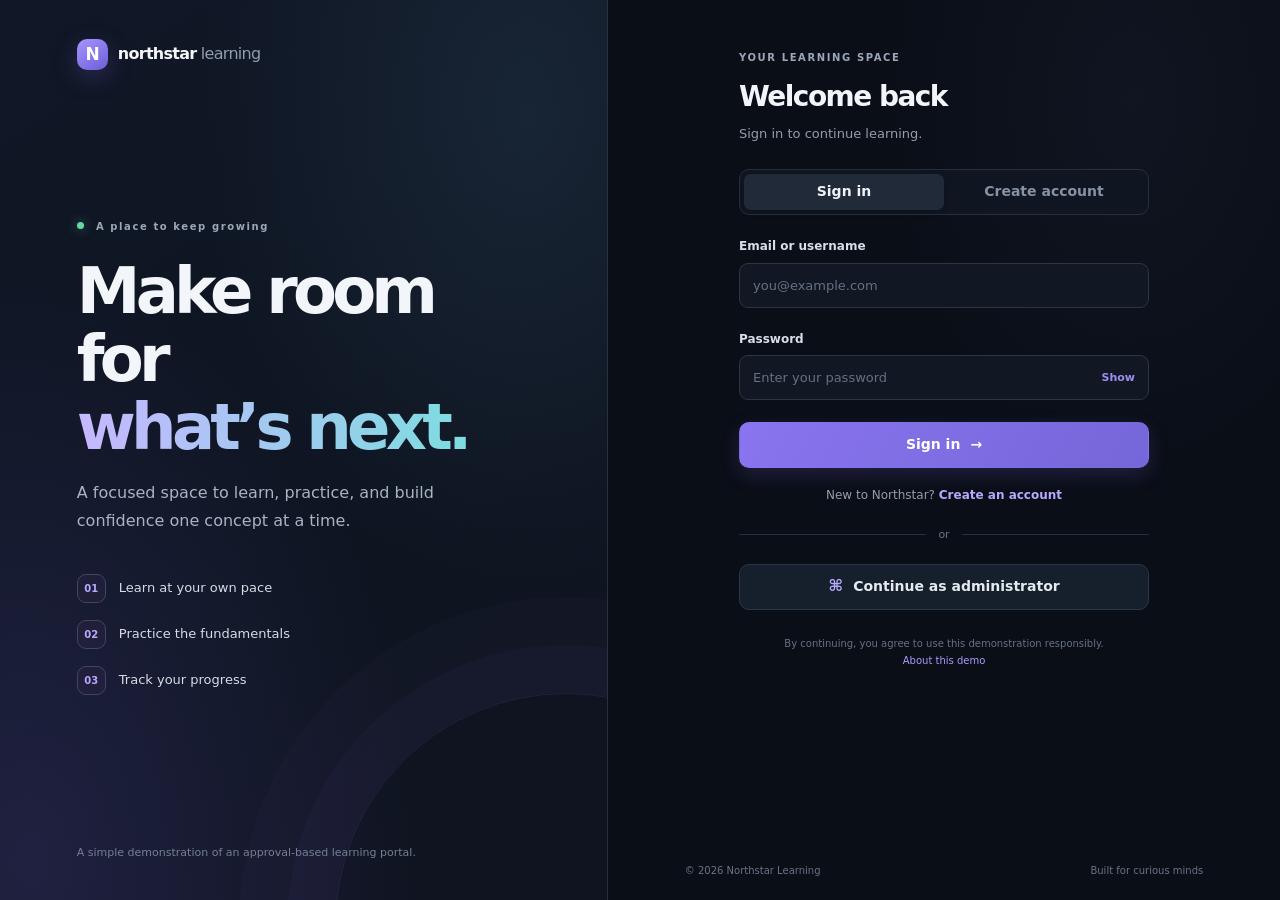
<file: index.html>
<!doctype html>
<html lang="en">
<head>
  <meta charset="utf-8">
  <meta name="viewport" content="width=device-width, initial-scale=1">
  <meta name="theme-color" content="#0a0e17">
  <meta name="description" content="A frontend demonstration of an approval-based student account system.">
  <title>Sign in · Northstar Learning</title>
  <link rel="stylesheet" href="css/styles.css">
  <script defer src="js/app.js"></script>
</head>
<body data-page="auth">
  <main class="auth-layout">
    <section class="auth-intro" aria-labelledby="intro-title">
      <a class="brand" href="index.html" aria-label="Northstar Learning home"><span class="brand-mark">N</span><span>northstar<span class="brand-muted"> learning</span></span></a>
      <div class="intro-copy">
        <p class="eyebrow"><span class="live-dot"></span> A place to keep growing</p>
        <h1 id="intro-title">Make room for<br><span class="text-gradient">what’s next.</span></h1>
        <p class="intro-lede">A focused space to learn, practice, and build confidence one concept at a time.</p>
        <div class="intro-points">
          <div class="intro-point"><span class="point-icon">01</span><span>Learn at your own pace</span></div>
          <div class="intro-point"><span class="point-icon">02</span><span>Practice the fundamentals</span></div>
          <div class="intro-point"><span class="point-icon">03</span><span>Track your progress</span></div>
        </div>
      </div>
      <p class="intro-footnote">A simple demonstration of an approval-based learning portal.</p>
    </section>

    <section class="auth-panel" aria-label="Account access">
      <div class="auth-card">
        <div class="mobile-brand brand"><span class="brand-mark">N</span><span>northstar<span class="brand-muted"> learning</span></span></div>
        <div class="auth-heading">
          <p class="eyebrow">YOUR LEARNING SPACE</p>
          <h2 id="auth-title">Welcome back</h2>
          <p class="muted" id="auth-subtitle">Sign in to continue learning.</p>
        </div>
        <div class="auth-tabs" role="tablist" aria-label="Account action">
          <button class="auth-tab is-active" type="button" role="tab" aria-selected="true" aria-controls="login-panel" id="login-tab" data-auth-tab="login">Sign in</button>
          <button class="auth-tab" type="button" role="tab" aria-selected="false" aria-controls="register-panel" id="register-tab" data-auth-tab="register">Create account</button>
        </div>

        <div id="login-panel" role="tabpanel" aria-labelledby="login-tab">
          <form id="login-form" class="form-stack" novalidate>
            <label class="field"><span>Email or username</span><input name="identifier" autocomplete="username" required placeholder="you@example.com" aria-describedby="login-identifier-error"><small class="field-error" id="login-identifier-error"></small></label>
            <label class="field"><span>Password</span><span class="password-wrap"><input name="password" type="password" autocomplete="current-password" required placeholder="Enter your password" aria-describedby="login-password-error"><button class="password-toggle" type="button" data-toggle-password aria-label="Show password">Show</button></span><small class="field-error" id="login-password-error"></small></label>
            <div class="form-message" id="login-message" role="status" aria-live="polite"></div>
            <button class="button button-primary button-full" type="submit">Sign in <span aria-hidden="true">→</span></button>
          </form>
          <p class="form-switch">New to Northstar? <button type="button" class="text-button" data-auth-tab="register">Create an account</button></p>
        </div>

        <div id="register-panel" role="tabpanel" aria-labelledby="register-tab" hidden>
          <form id="register-form" class="form-stack" novalidate>
            <label class="field"><span>Full name</span><input name="fullName" autocomplete="name" required minlength="2" maxlength="80" placeholder="Jordan Lee" aria-describedby="register-name-error"><small class="field-error" id="register-name-error"></small></label>
            <label class="field"><span>Email</span><input name="email" type="email" autocomplete="email" required maxlength="254" placeholder="you@example.com" aria-describedby="register-email-error"><small class="field-error" id="register-email-error"></small></label>
            <label class="field"><span>Username</span><input name="username" autocomplete="username" required minlength="3" maxlength="20" pattern="[A-Za-z0-9_]+" placeholder="jordanlee" aria-describedby="register-username-error"><small class="field-hint">3–20 characters: letters, numbers, underscores.</small><small class="field-error" id="register-username-error"></small></label>
            <label class="field"><span>Password</span><span class="password-wrap"><input name="password" type="password" autocomplete="new-password" required minlength="8" placeholder="At least 8 characters" aria-describedby="register-password-error"><button class="password-toggle" type="button" data-toggle-password aria-label="Show password">Show</button></span><small class="field-error" id="register-password-error"></small></label>
            <label class="field"><span>Confirm password</span><span class="password-wrap"><input name="confirmPassword" type="password" autocomplete="new-password" required minlength="8" placeholder="Enter your password again" aria-describedby="register-confirm-error"><button class="password-toggle" type="button" data-toggle-password aria-label="Show password">Show</button></span><small class="field-error" id="register-confirm-error"></small></label>
            <div class="form-message" id="register-message" role="status" aria-live="polite"></div>
            <button class="button button-primary button-full" type="submit">Create account <span aria-hidden="true">→</span></button>
          </form>
          <p class="form-switch">Already have an account? <button type="button" class="text-button" data-auth-tab="login">Sign in</button></p>
        </div>
        <div class="auth-divider"><span>or</span></div>
        <a class="button button-secondary button-full" href="admin.html"><span class="button-icon" aria-hidden="true">⌘</span> Continue as administrator</a>
        <p class="auth-legal">By continuing, you agree to use this demonstration responsibly. <a href="README.md">About this demo</a></p>
      </div>
      <footer class="page-footer"><span>© 2026 Northstar Learning</span><span>Built for curious minds</span></footer>
    </section>
  </main>
  <div class="toast-region" id="toast-region" aria-live="polite" aria-atomic="true"></div>
</body>
</html>
</file>
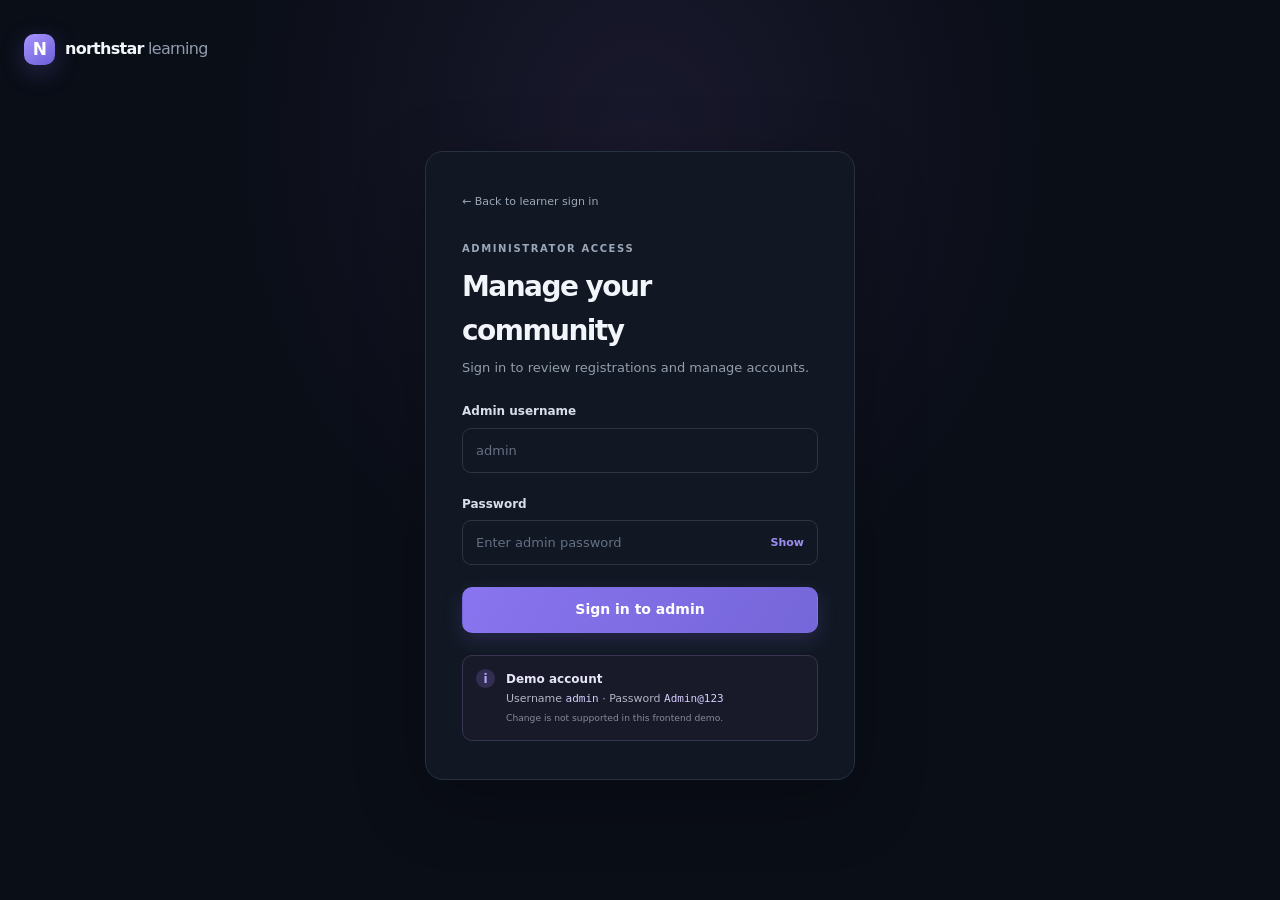
<file: admin.html>
<!doctype html>
<html lang="en">
<head>
  <meta charset="utf-8">
  <meta name="viewport" content="width=device-width, initial-scale=1">
  <meta name="theme-color" content="#0a0e17">
  <title>Administrator · Northstar Learning</title>
  <link rel="stylesheet" href="css/styles.css">
  <script defer src="js/app.js"></script>
</head>
<body data-page="admin">
  <main class="admin-auth-shell" id="admin-login-view">
    <a class="brand" href="index.html"><span class="brand-mark">N</span><span>northstar<span class="brand-muted"> learning</span></span></a>
    <section class="auth-card admin-login-card">
      <a class="back-link" href="index.html">← Back to learner sign in</a>
      <div class="auth-heading"><p class="eyebrow">ADMINISTRATOR ACCESS</p><h1>Manage your community</h1><p class="muted">Sign in to review registrations and manage accounts.</p></div>
      <form id="admin-login-form" class="form-stack" novalidate>
        <label class="field"><span>Admin username</span><input name="identifier" autocomplete="username" required placeholder="admin" aria-describedby="admin-identifier-error"><small class="field-error" id="admin-identifier-error"></small></label>
        <label class="field"><span>Password</span><span class="password-wrap"><input name="password" type="password" autocomplete="current-password" required placeholder="Enter admin password" aria-describedby="admin-password-error"><button class="password-toggle" type="button" data-toggle-password aria-label="Show password">Show</button></span><small class="field-error" id="admin-password-error"></small></label>
        <div class="form-message" id="admin-login-message" role="status" aria-live="polite"></div>
        <button class="button button-primary button-full" type="submit">Sign in to admin</button>
      </form>
      <div class="demo-credentials"><span class="credential-icon">i</span><p><strong>Demo account</strong><br>Username <code>admin</code> · Password <code>Admin@123</code><br><small>Change is not supported in this frontend demo.</small></p></div>
    </section>
  </main>

  <div id="admin-dashboard-view" hidden>
    <header class="topbar"><a class="brand" href="admin.html"><span class="brand-mark">N</span><span>northstar<span class="brand-muted"> learning</span></span></a><div class="topbar-actions"><span class="admin-chip"><span class="avatar avatar-admin">A</span><span>Administrator</span></span><button class="button button-quiet button-small" type="button" data-logout>Sign out</button></div></header>
    <main class="admin-main">
      <div class="page-heading-row"><div><p class="eyebrow">COMMUNITY MANAGEMENT</p><h1>Members</h1><p class="muted">Review applications and manage learner access.</p></div><button class="button button-secondary button-small" type="button" id="refresh-users">↻ <span>Refresh</span></button></div>
      <section class="stats-grid" aria-label="Member statistics">
        <article class="stat-card"><span class="stat-label">Total members</span><strong id="stat-total">0</strong><span class="stat-caption">Registered learner accounts</span><span class="stat-icon">◉</span></article>
        <article class="stat-card stat-pending"><span class="stat-label">Pending review</span><strong id="stat-pending">0</strong><span class="stat-caption">Waiting for a decision</span><span class="stat-icon">◷</span></article>
        <article class="stat-card stat-approved"><span class="stat-label">Approved</span><strong id="stat-approved">0</strong><span class="stat-caption">Can access learning content</span><span class="stat-icon">✓</span></article>
        <article class="stat-card stat-rejected"><span class="stat-label">Rejected / disabled</span><strong id="stat-restricted">0</strong><span class="stat-caption">Access currently restricted</span><span class="stat-icon">⊘</span></article>
      </section>
      <section class="management-card">
        <div class="management-toolbar"><div><h2>All learners</h2><p class="muted" id="member-count-label">0 accounts</p></div><label class="search-box"><span aria-hidden="true">⌕</span><input type="search" id="user-search" placeholder="Search members" aria-label="Search members"></label></div>
        <div class="filter-tabs" role="group" aria-label="Filter by status"><button class="filter-tab is-active" data-filter="all" type="button">All</button><button class="filter-tab" data-filter="pending" type="button">Pending</button><button class="filter-tab" data-filter="approved" type="button">Approved</button><button class="filter-tab" data-filter="restricted" type="button">Restricted</button></div>
        <div class="table-wrap"><table class="user-table"><thead><tr><th scope="col">Member</th><th scope="col">Username</th><th scope="col">Registered</th><th scope="col">Status</th><th scope="col"><span class="sr-only">Actions</span></th></tr></thead><tbody id="users-table-body"></tbody></table><div class="empty-state" id="users-empty" hidden><span class="empty-icon">⌕</span><strong>No members found</strong><p>Try another search or status filter.</p></div></div>
      </section>
      <p class="admin-note"><span aria-hidden="true">ⓘ</span> This browser-only demo stores account data on this device. Admin decisions are for demonstration purposes.</p>
    </main>
  </div>
  <div class="toast-region" id="toast-region" aria-live="polite" aria-atomic="true"></div>
</body>
</html>
</file>
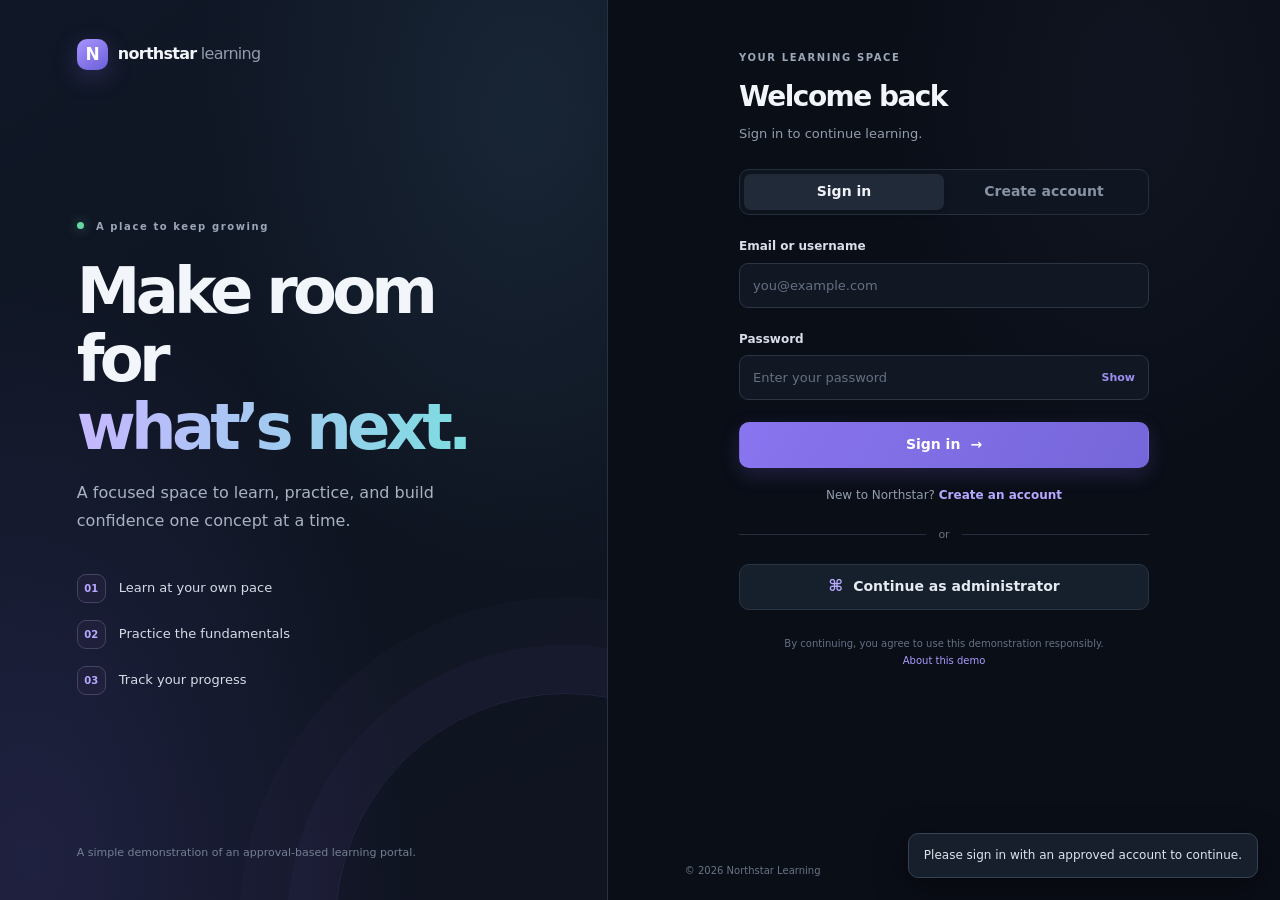
<file: dashboard.html>
<!doctype html>
<html lang="en">
<head>
  <meta charset="utf-8">
  <meta name="viewport" content="width=device-width, initial-scale=1">
  <meta name="theme-color" content="#0a0e17">
  <meta name="description" content="Sample C programming lessons for approved Northstar learners.">
  <title>My learning · Northstar Learning</title>
  <link rel="stylesheet" href="css/styles.css">
  <script defer src="js/app.js"></script>
</head>
<body data-page="dashboard">
  <div class="app-shell">
    <aside class="sidebar" id="sidebar">
      <a class="brand sidebar-brand" href="dashboard.html"><span class="brand-mark">N</span><span>northstar<span class="brand-muted"> learning</span></span></a>
      <div class="sidebar-label">LEARNING</div>
      <nav class="side-nav" aria-label="Main navigation"><a class="side-link is-current" href="#overview"><span class="nav-icon">⌂</span> Overview</a><a class="side-link" href="#curriculum"><span class="nav-icon">▤</span> C Programming</a><a class="side-link" href="#curriculum"><span class="nav-icon">◷</span> My progress</a></nav>
      <div class="sidebar-bottom"><div class="sidebar-help"><span class="help-icon">?</span><div><strong>Keep going</strong><p>Every expert started somewhere.</p></div></div><p class="sidebar-version">LEARNING PORTAL <span>DEMO</span></p></div>
    </aside>
    <div class="app-main-wrap">
      <header class="topbar app-topbar"><button class="icon-button menu-toggle" type="button" id="menu-toggle" aria-label="Open navigation" aria-expanded="false">☰</button><div class="breadcrumb"><span>My learning</span><span aria-hidden="true">/</span><strong>Overview</strong></div><div class="topbar-actions"><span class="user-chip"><span class="avatar" id="user-avatar">L</span><span id="user-chip-name">Learner</span></span><button class="button button-quiet button-small" type="button" data-logout>Sign out</button></div></header>
      <main class="dashboard-main" id="overview">
        <section class="welcome-row"><div><p class="eyebrow">YOUR LEARNING SPACE</p><h1>Good to have you here, <span id="welcome-name">Learner</span><span class="wave" aria-hidden="true">✦</span></h1><p class="muted">Small steps add up. Pick up where you left off.</p></div><div class="date-chip"><span class="date-dot"></span> C Programming · Beginner path</div></section>
        <section class="hero-card"><div class="hero-content"><span class="hero-kicker">YOUR FIRST PATH</span><h2>Think in code.<br><span>Build with C.</span></h2><p>Get to know the building blocks behind the programs you use every day.</p><a class="button button-light" href="#curriculum">Explore the curriculum <span aria-hidden="true">→</span></a></div><div class="code-art" aria-hidden="true"><span class="code-window-dots"><i></i><i></i><i></i></span><pre><span class="code-purple">#include</span> <span class="code-green">&lt;stdio.h&gt;</span>

<span class="code-purple">int</span> main() {
  <span class="code-blue">printf</span>(<span class="code-orange">"Hello, world!\n"</span>);
  <span class="code-purple">return</span> <span class="code-number">0</span>;
}</pre><span class="code-spark">✳</span></div><div class="hero-orb hero-orb-one"></div><div class="hero-orb hero-orb-two"></div></section>
        <section class="progress-section"><div class="section-heading"><div><p class="eyebrow">YOUR JOURNEY</p><h2>Learning overview</h2></div><span class="demo-tag">SAMPLE CONTENT</span></div><div class="overview-grid"><article class="overview-card progress-card"><div class="card-topline"><span class="overview-icon icon-violet">▤</span><span class="soft-badge">Just getting started</span></div><h3>C Programming</h3><p class="muted">10 bite-sized topics to explore</p><div class="progress-track"><span style="width: 0%"></span></div><div class="progress-meta"><span>Course progress</span><strong>0%</strong></div></article><article class="overview-card next-card"><div class="card-topline"><span class="overview-icon icon-cyan">↗</span><span class="card-label">SUGGESTED NEXT</span></div><h3>Start with the basics</h3><p class="muted">Meet C and write your first line of code.</p><a class="inline-link" href="#curriculum">View introduction <span aria-hidden="true">→</span></a></article></div></section>
        <section class="curriculum-section" id="curriculum"><div class="section-heading"><div><p class="eyebrow">THE FUNDAMENTALS</p><h2>Explore C Programming</h2><p class="muted">A sample curriculum to demonstrate protected learner access.</p></div><span class="curriculum-count">10 topics <span aria-hidden="true">·</span> Beginner</span></div><div class="course-grid" id="course-grid"></div></section>
        <footer class="dashboard-footer"><span>© 2026 Northstar Learning</span><span>Educational content shown here is for demonstration only.</span></footer>
      </main>
    </div>
  </div>
  <div class="sidebar-scrim" id="sidebar-scrim"></div>
  <div class="toast-region" id="toast-region" aria-live="polite" aria-atomic="true"></div>
</body>
</html>
</file>
<file: css/styles.css>
:root{color-scheme:dark;--bg:#0a0e17;--panel:#111723;--panel-raised:#151d2b;--panel-soft:#1a2433;--line:#252f3e;--line-soft:#202a38;--text:#f2f5f9;--muted:#929dad;--subtle:#687486;--violet:#9a83ff;--violet-bright:#ad9aff;--cyan:#67d9dd;--green:#66d7a1;--amber:#f4c46b;--red:#ff858b;--font:system-ui,-apple-system,BlinkMacSystemFont,'Segoe UI',sans-serif;--display:system-ui,-apple-system,BlinkMacSystemFont,'Segoe UI',sans-serif;--radius:16px;--shadow:0 20px 70px rgba(0,0,0,.28)}
*{box-sizing:border-box}html{scroll-behavior:smooth;scroll-padding-top:96px}body{margin:0;min-height:100vh;background:var(--bg);color:var(--text);font-family:var(--font);font-size:14px;line-height:1.55;-webkit-font-smoothing:antialiased}button,input{font:inherit}button,a{-webkit-tap-highlight-color:transparent}button{color:inherit}a{color:inherit;text-decoration:none}button:focus-visible,a:focus-visible,input:focus-visible{outline:2px solid var(--violet-bright);outline-offset:3px}::selection{background:rgba(154,131,255,.35)}[hidden]{display:none!important}.muted{color:var(--muted)}.eyebrow{margin:0 0 9px;color:#9ba7b8;font-size:10px;letter-spacing:.16em;font-weight:700}.brand{display:inline-flex;align-items:center;gap:10px;font-family:var(--display);font-size:16px;font-weight:800;letter-spacing:-.045em}.brand-mark{width:31px;height:31px;border-radius:10px;display:grid;place-items:center;background:linear-gradient(145deg,#a894ff,#6b5fd7);box-shadow:0 7px 24px #7867dc46;color:#fff;font-size:17px}.brand-muted{color:#929caf;font-weight:500}.text-gradient{background:linear-gradient(95deg,#c4b8ff 4%,#7cdde0 100%);color:transparent;background-clip:text;-webkit-background-clip:text}.button{min-height:46px;border:1px solid transparent;border-radius:10px;padding:0 17px;display:inline-flex;align-items:center;justify-content:center;gap:10px;font-weight:700;cursor:pointer;transition:transform .16s ease,background .16s ease,border-color .16s ease,box-shadow .16s ease}.button:hover{transform:translateY(-1px)}.button:active{transform:translateY(0)}.button-primary{background:linear-gradient(120deg,#8975ef,#7566d9);color:white;box-shadow:0 7px 20px #806be033}.button-primary:hover{background:linear-gradient(120deg,#9885fb,#8173e5);box-shadow:0 9px 25px #806be04b}.button-secondary{background:#161f2c;border-color:#293546;color:#e5eaf1}.button-secondary:hover{background:#1d2939;border-color:#3b4a5e}.button-quiet{background:transparent;color:#aeb8c7;border-color:transparent}.button-quiet:hover{background:#1a2432;color:#fff}.button-light{background:#f2efff;color:#24203e}.button-light:hover{background:white}.button-full{width:100%}.button-small{min-height:36px;padding:0 12px;font-size:12px;border-radius:8px}.button-icon{font-size:16px;color:#b8aaff}.text-button{padding:0;border:0;background:none;color:#b7a9ff;font-weight:700;cursor:pointer}.text-button:hover{color:#d1c9ff}.icon-button{border:0;background:none;cursor:pointer}.auth-layout{min-height:100vh;display:grid;grid-template-columns:minmax(360px,.95fr) minmax(490px,1.05fr)}.auth-intro{min-height:100vh;position:relative;overflow:hidden;display:flex;flex-direction:column;padding:39px clamp(32px,6vw,92px);background:radial-gradient(ellipse at 5% 96%,#6858c831,transparent 48%),radial-gradient(ellipse at 87% 13%,#4f84a324,transparent 44%),linear-gradient(145deg,#101726,#0e1420 68%,#101421);border-right:1px solid #293140}.auth-intro:after{content:"";position:absolute;width:460px;height:460px;right:-190px;bottom:-255px;border:1px solid #9682ff20;border-radius:50%;box-shadow:0 0 0 48px #9682ff08,0 0 0 96px #9682ff06;pointer-events:none}.intro-copy{max-width:480px;margin:auto 0;position:relative;z-index:1;padding:45px 0}.intro-copy h1{margin:22px 0 17px;font-family:var(--display);font-size:clamp(42px,5vw,69px);line-height:1.07;letter-spacing:-.075em;font-weight:700}.intro-lede{max-width:375px;margin:0;color:#a9b3c2;font-size:16px;line-height:1.75}.live-dot,.date-dot{width:7px;height:7px;background:var(--green);display:inline-block;vertical-align:1px;border-radius:50%;box-shadow:0 0 12px #66d7a188;margin-right:7px}.intro-points{display:grid;gap:17px;margin-top:39px}.intro-point{display:flex;align-items:center;gap:13px;color:#d6dce6;font-size:13px}.point-icon{width:29px;height:29px;border:1px solid #444363;border-radius:9px;display:grid;place-items:center;color:#b6a9ff;background:#2824437a;font-size:10px;font-weight:700}.intro-footnote{margin:0;color:#738093;font-size:11px;position:relative;z-index:1}.auth-panel{display:flex;flex-direction:column;align-items:center;justify-content:center;padding:40px clamp(26px,6vw,90px) 18px;background:radial-gradient(ellipse at 78% 11%,#171d2d73,transparent 34%),var(--bg)}.auth-card{width:min(100%,410px);padding:10px 0}.auth-heading{margin-bottom:25px}.auth-heading h1,.auth-heading h2{margin:0 0 6px;font-family:var(--display);font-size:28px;letter-spacing:-.055em}.auth-heading p:last-child{margin-top:0;margin-bottom:0;font-size:13px}.auth-tabs{display:grid;grid-template-columns:1fr 1fr;padding:4px;border-radius:10px;border:1px solid #252f3d;background:#101621;margin-bottom:22px}.auth-tab{border:0;border-radius:7px;background:transparent;color:#8793a4;min-height:36px;font-weight:600;cursor:pointer;transition:.16s}.auth-tab.is-active{background:#202a38;color:#f0f2f8;box-shadow:0 2px 7px #0003}.form-stack{display:grid;gap:15px}.field{display:grid;gap:7px;color:#d8deea;font-size:12px;font-weight:600}.field input{width:100%;height:45px;padding:0 13px;border:1px solid #2b3544;border-radius:9px;background:#111823;color:var(--text);font-size:13px;font-weight:400;transition:border .15s,box-shadow .15s}.field input::placeholder{color:#647083}.field input:focus{border-color:#8f7df3;box-shadow:0 0 0 3px #8f7df31c;outline:0}.field input[aria-invalid="true"]{border-color:#de7078}.field-hint,.field-error{font-size:10px;font-weight:400;margin-top:-3px}.field-hint{color:#768397}.field-error{color:#ff9297}.password-wrap{position:relative}.password-wrap input{padding-right:57px}.password-toggle{position:absolute;right:9px;top:50%;transform:translateY(-50%);border:0;background:none;color:#9d8df0;font-size:11px;font-weight:700;cursor:pointer;padding:5px}.form-message{min-height:0;color:var(--muted);font-size:12px}.form-message:empty{display:none}.form-message.is-error,.toast.is-error{color:#ff989e}.form-message.is-success,.toast.is-success{color:#79e0ad}.form-message.is-info{color:#aeb8c6}.form-message:not(:empty){padding:10px 12px;border:1px solid #2a3544;border-radius:9px;background:#151d29}.form-switch{text-align:center;margin:18px 0 0;color:#929dad;font-size:12px}.auth-divider{display:flex;align-items:center;gap:12px;margin:21px 0;color:#687486;font-size:11px}.auth-divider:before,.auth-divider:after{content:"";height:1px;flex:1;background:#252f3d}.auth-legal{margin:25px auto 0;max-width:340px;text-align:center;color:#657184;font-size:10px;line-height:1.7}.auth-legal a{color:#a99aff}.mobile-brand{display:none}.page-footer{width:min(100%,540px);margin-top:auto;display:flex;justify-content:space-between;padding:20px 0 4px;color:#687486;font-size:10px}.admin-auth-shell{min-height:100vh;padding:34px 24px;display:flex;flex-direction:column;align-items:center;background:radial-gradient(ellipse at 50% 15%,#28234280,transparent 46%),var(--bg)}.admin-auth-shell>.brand{align-self:flex-start}.admin-login-card{width:min(100%,430px);margin:auto;padding:38px 36px;background:#111823;border:1px solid #273141;border-radius:18px;box-shadow:var(--shadow)}.back-link{display:inline-block;color:#9ba7b8;font-size:11px;margin-bottom:31px}.back-link:hover{color:white}.admin-login-card .auth-heading{margin-bottom:24px}.demo-credentials{margin-top:22px;display:flex;gap:11px;padding:13px;background:#191a29;border:1px solid #393450;border-radius:10px;color:#b3b4c4;font-size:11px}.demo-credentials p{margin:0;line-height:1.7}.demo-credentials strong{color:#e8e5fb;font-size:12px}.demo-credentials code{color:#d5ceff;font-family:ui-monospace,SFMono-Regular,Consolas,monospace}.demo-credentials small{color:#8a879d}.credential-icon{flex:none;width:19px;height:19px;display:grid;place-items:center;border-radius:50%;background:#7767c344;color:#b3a8fb;font-size:12px;font-weight:bold}.topbar{min-height:65px;padding:0 clamp(20px,4vw,55px);display:flex;align-items:center;justify-content:space-between;background:#0e141f;border-bottom:1px solid #202a38}.topbar-actions{display:flex;align-items:center;gap:14px}.admin-chip,.user-chip{display:inline-flex;align-items:center;gap:9px;color:#c1cad7;font-size:12px;font-weight:600}.avatar{width:30px;height:30px;display:grid;place-items:center;border:1px solid #3c4760;border-radius:10px;background:#273147;color:#c9c0ff;font-size:11px;font-weight:700;text-transform:uppercase}.avatar-admin{background:#302a4c;border-color:#514779;color:#c6baff}.admin-main{max-width:1240px;margin:0 auto;padding:43px clamp(20px,4vw,52px) 50px}.page-heading-row{display:flex;align-items:center;justify-content:space-between;margin-bottom:27px}.page-heading-row h1,.welcome-row h1{font-family:var(--display);letter-spacing:-.06em;font-size:32px;line-height:1.2;margin:0 0 8px}.page-heading-row p:last-child{margin:0;font-size:13px}.stats-grid{display:grid;grid-template-columns:repeat(4,minmax(0,1fr));gap:14px;margin-bottom:23px}.stat-card{position:relative;min-height:132px;padding:20px;background:linear-gradient(145deg,#151e2a,#111823);border:1px solid #263243;border-radius:13px;overflow:hidden}.stat-label{display:block;color:#a4afbf;font-size:11px;font-weight:600}.stat-card strong{display:block;margin-top:9px;font-family:var(--display);font-size:30px;letter-spacing:-.06em}.stat-caption{display:block;margin-top:2px;color:#718095;font-size:10px}.stat-icon{position:absolute;right:18px;top:18px;width:30px;height:30px;display:grid;place-items:center;border-radius:9px;background:#7665d51c;color:#af9fff;font-size:16px}.stat-pending .stat-icon{background:#c28e2e20;color:var(--amber)}.stat-approved .stat-icon{background:#2aa97520;color:var(--green)}.stat-rejected .stat-icon{background:#be50551b;color:var(--red)}.management-card{border:1px solid #263243;border-radius:14px;background:#111823;overflow:hidden}.management-toolbar{padding:20px 22px 15px;display:flex;align-items:center;justify-content:space-between;gap:15px}.management-toolbar h2,.section-heading h2{margin:0;font-family:var(--display);font-size:17px;letter-spacing:-.035em}.management-toolbar p{margin:3px 0 0;font-size:11px}.search-box{display:flex;align-items:center;gap:8px;width:230px;max-width:50%;height:36px;padding:0 10px;border:1px solid #2b3544;border-radius:8px;background:#0e151f;color:#8794a7}.search-box input{width:100%;min-width:0;border:0;outline:0;background:transparent;color:var(--text);font-size:11px}.search-box input::placeholder{color:#6f7c8e}.filter-tabs{display:flex;gap:4px;padding:0 22px 14px;border-bottom:1px solid #232d3a}.filter-tab{padding:6px 10px;border:0;border-radius:7px;background:transparent;color:#8995a5;font-size:11px;font-weight:600;cursor:pointer}.filter-tab:hover{background:#1a2431;color:#dce3ed}.filter-tab.is-active{background:#29243f;color:#c5baff}.table-wrap{overflow-x:auto}.user-table{width:100%;border-collapse:collapse;text-align:left;white-space:nowrap}.user-table th{padding:12px 15px;color:#748194;font-size:9px;letter-spacing:.07em;text-transform:uppercase;font-weight:700;background:#101722}.user-table td{padding:13px 15px;border-top:1px solid #202a37;color:#aeb8c6;font-size:11px}.user-table th:first-child,.user-table td:first-child{padding-left:22px}.user-table th:last-child,.user-table td:last-child{padding-right:22px;text-align:right}.member-cell{display:flex;align-items:center;gap:10px;min-width:180px}.member-name{color:#e2e7ef;font-size:11px;font-weight:600}.member-email{color:#788598;font-size:10px}.member-avatar{flex:none;width:31px;height:31px;border:1px solid #3f4260;border-radius:10px;background:#292b43;color:#c1b8ff;display:grid;place-items:center;font-size:10px;font-weight:700}.status-badge{display:inline-flex;align-items:center;gap:6px;padding:4px 8px;border-radius:20px;background:#262c38;color:#bdc6d2;font-size:9px;font-weight:700}.status-badge:before{content:"";width:5px;height:5px;border-radius:50%;background:currentColor}.status-pending{background:#40351f;color:#f2c56c}.status-approved{background:#193a31;color:#76daa5}.status-rejected{background:#40272d;color:#ff9298}.status-disabled{background:#36313c;color:#bbb1c7}.row-actions{display:flex;justify-content:flex-end;gap:6px}.action-button{padding:5px 8px;border:1px solid #333e4d;border-radius:6px;background:#151f2b;color:#b9c3d0;font-size:9px;font-weight:700;cursor:pointer}.action-button:hover{background:#222e3e;color:white}.action-approve{border-color:#2c5949;background:#183126;color:#79dca7}.action-approve:hover{background:#204332}.action-reject,.action-remove{border-color:#503238;background:#302126;color:#f08e93}.action-reject:hover,.action-remove:hover{background:#47282d}.empty-state{padding:45px 20px;text-align:center;color:#8a96a7}.empty-icon{width:35px;height:35px;margin:0 auto 9px;display:grid;place-items:center;border:1px solid #30394a;border-radius:12px;color:#a79aff;font-size:20px}.empty-state strong{display:block;color:#d3dae4;font-size:12px}.empty-state p{margin:4px 0 0;font-size:11px}.admin-note{display:flex;gap:8px;color:#778497;font-size:10px;margin:17px 2px}.admin-note span{color:#a393fc}.toast-region{position:fixed;z-index:20;right:22px;bottom:22px;display:grid;gap:8px;pointer-events:none}.toast{max-width:min(360px,calc(100vw - 32px));padding:12px 15px;border:1px solid #344253;border-radius:10px;background:#171f2c;color:#dce4ed;box-shadow:0 10px 35px #0007;font-size:12px;animation:toast-in .2s ease both}.toast.is-success{border-color:#2e624c;background:#152920}.toast.is-error{border-color:#63383e;background:#2b1b22}@keyframes toast-in{from{opacity:0;transform:translateY(8px)}to{opacity:1;transform:translateY(0)}}.app-shell{min-height:100vh;display:grid;grid-template-columns:235px minmax(0,1fr)}.sidebar{position:fixed;inset:0 auto 0 0;z-index:9;width:235px;padding:25px 17px 17px;display:flex;flex-direction:column;background:#0e141f;border-right:1px solid #202a38}.sidebar-brand{padding:0 6px 35px}.sidebar-label{padding:0 11px 11px;color:#6d7a8e;font-size:9px;font-weight:700;letter-spacing:.13em}.side-nav{display:grid;gap:5px}.side-link{display:flex;align-items:center;gap:11px;padding:10px 11px;border:1px solid transparent;border-radius:8px;color:#98a5b5;font-size:12px;font-weight:500;transition:.15s}.side-link:hover{background:#182230;color:#e1e6ef}.side-link.is-current{background:#26213f;border-color:#3b345c;color:#c5baff}.nav-icon{width:17px;text-align:center;font-size:15px}.sidebar-bottom{margin-top:auto}.sidebar-help{display:flex;gap:10px;padding:12px 10px;border:1px solid #293348;border-radius:10px;background:#151c2b}.help-icon{flex:none;width:22px;height:22px;display:grid;place-items:center;border-radius:50%;background:#312a50;color:#c0b4ff;font-size:11px;font-weight:700}.sidebar-help strong{color:#d5dce7;font-size:10px}.sidebar-help p{margin:2px 0 0;color:#8390a2;font-size:9px;line-height:1.4}.sidebar-version{margin:18px 8px 0;color:#586579;font-size:8px;letter-spacing:.11em;font-weight:700}.sidebar-version span{float:right;color:#a393fc}.app-main-wrap{grid-column:2;min-width:0}.app-topbar{position:sticky;top:0;z-index:6;padding:0 clamp(20px,3vw,44px)}.breadcrumb{display:flex;align-items:center;gap:10px;margin-right:auto;margin-left:0;color:#8190a2;font-size:11px}.breadcrumb strong{color:#d7deea;font-weight:600}.app-topbar .brand{display:none}.menu-toggle{display:none}.dashboard-main{max-width:1320px;margin:0 auto;padding:37px clamp(20px,4vw,55px) 22px}.welcome-row{display:flex;align-items:flex-end;justify-content:space-between;gap:18px;margin-bottom:26px}.welcome-row h1{font-size:27px}.welcome-row h1 span:first-child{color:#e8e9f4}.welcome-row .muted{margin:0;font-size:12px}.wave{display:inline-block;margin-left:8px;color:#c5b5ff;font-size:17px}.date-chip{white-space:nowrap;border:1px solid #293444;border-radius:20px;padding:7px 11px;color:#abb6c5;background:#121a26;font-size:10px}.hero-card{position:relative;min-height:230px;overflow:hidden;display:flex;align-items:center;padding:27px 38px;border:1px solid #48406a;border-radius:16px;background:linear-gradient(110deg,#282344,#29253f 50%,#203342);box-shadow:0 15px 45px #06090f55}.hero-content{position:relative;z-index:2;max-width:440px}.hero-kicker{color:#c4b7ff;font-size:9px;font-weight:700;letter-spacing:.16em}.hero-content h2{margin:8px 0 8px;font-family:var(--display);font-size:29px;line-height:1.1;letter-spacing:-.06em}.hero-content h2 span{color:#c0b6f8}.hero-content p{max-width:355px;margin:0 0 17px;color:#c0c3d1;font-size:11px}.hero-content .button{min-height:36px;padding:0 13px;font-size:10px}.code-art{position:absolute;right:8%;top:50%;width:313px;min-height:169px;padding:27px 21px 15px;transform:translateY(-50%) rotate(-3deg);border:1px solid #aaa0dc38;border-radius:12px;background:linear-gradient(145deg,#181b2b,#161d2b);box-shadow:0 16px 45px #080a12a8}.code-window-dots{position:absolute;left:14px;top:12px;display:flex;gap:4px}.code-window-dots i{width:5px;height:5px;border-radius:50%;background:#8c7bd6}.code-window-dots i:nth-child(2){background:#6abfb8}.code-window-dots i:nth-child(3){background:#dbad67}.code-art pre{margin:0;color:#d7d7e4;font:10px/1.75 ui-monospace,SFMono-Regular,Consolas,monospace}.code-purple{color:#bd9fff}.code-green{color:#8fdda8}.code-blue{color:#83cbef}.code-orange{color:#e8c486}.code-number{color:#74d5d1}.code-spark{position:absolute;right:17px;bottom:12px;color:#a192ff;font-size:19px}.hero-orb{position:absolute;border-radius:50%;border:1px solid #c5b8ff13}.hero-orb-one{width:250px;height:250px;right:25%;top:-185px;box-shadow:0 0 0 32px #b6a7ff08}.hero-orb-two{width:200px;height:200px;right:-100px;bottom:-138px;box-shadow:0 0 0 27px #76d7dc08}.progress-section,.curriculum-section{margin-top:32px}.section-heading{display:flex;align-items:flex-end;justify-content:space-between;gap:15px;margin-bottom:14px}.section-heading .eyebrow{margin-bottom:4px}.section-heading h2{font-size:17px}.section-heading .muted{margin:3px 0 0;font-size:11px}.demo-tag{border:1px solid #3f395f;border-radius:20px;background:#28233f;color:#bcaeff;padding:5px 9px;font-size:8px;font-weight:700;letter-spacing:.08em}.overview-grid{display:grid;grid-template-columns:1fr 1fr;gap:13px}.overview-card{min-height:147px;padding:17px 18px;border:1px solid #263243;border-radius:12px;background:linear-gradient(140deg,#141d2a,#111823)}.card-topline{display:flex;align-items:center;justify-content:space-between}.overview-icon{width:29px;height:29px;display:grid;place-items:center;border-radius:9px;font-size:14px}.icon-violet{background:#302a4d;color:#c0b5ff}.icon-cyan{background:#1c3840;color:#83dfe0}.soft-badge{padding:4px 8px;border-radius:20px;background:#28263c;color:#b3a8e9;font-size:8px}.overview-card h3{margin:11px 0 2px;font-family:var(--display);font-size:14px;letter-spacing:-.025em}.overview-card>p{margin:0;font-size:10px}.progress-track{height:5px;margin:13px 0 6px;border-radius:4px;background:#283241;overflow:hidden}.progress-track span{display:block;height:100%;border-radius:4px;background:linear-gradient(90deg,#9981f7,#6bd6d8)}.progress-meta{display:flex;justify-content:space-between;color:#8391a3;font-size:9px}.progress-meta strong{color:#c9bfef}.card-label{color:#7c8b9e;font-size:8px;font-weight:700;letter-spacing:.1em}.inline-link{display:inline-flex;gap:8px;margin-top:14px;color:#afa1ff;font-size:10px;font-weight:700}.inline-link:hover{color:#d0c8ff}.curriculum-section{padding-bottom:2px}.curriculum-count{color:#8592a4;font-size:10px}.curriculum-count span{padding:0 4px;color:#555f71}.course-grid{display:grid;grid-template-columns:repeat(5,minmax(0,1fr));gap:10px}.course-card{position:relative;min-height:137px;padding:14px 13px;border:1px solid #273243;border-radius:11px;background:#121a25;transition:transform .16s,border-color .16s,background .16s}.course-card:hover{transform:translateY(-2px);border-color:#464165;background:#171e2b}.course-card-top{display:flex;align-items:center;justify-content:space-between}.course-number{color:#778499;font:10px ui-monospace,SFMono-Regular,Consolas,monospace}.course-icon{width:26px;height:26px;display:grid;place-items:center;border-radius:8px;background:#292542;color:#bbaeff;font-size:13px}.course-card:nth-child(3n + 2) .course-icon{background:#1b3840;color:#81d9df}.course-card:nth-child(3n) .course-icon{background:#273a32;color:#86d5a4}.course-card h3{margin:11px 0 4px;color:#e0e5ed;font-family:var(--display);font-size:11px;letter-spacing:-.02em}.course-card p{margin:0;color:#8290a1;font-size:9px;line-height:1.45}.course-meta{margin-top:10px;padding-top:8px;border-top:1px solid #232d39;color:#8490a1;font-size:8px}.course-meta span{color:#b1a5f8}.dashboard-footer{display:flex;justify-content:space-between;gap:15px;margin-top:31px;padding:14px 0;border-top:1px solid #202a36;color:#657386;font-size:9px}.sidebar-scrim{display:none}.sr-only{position:absolute;width:1px;height:1px;padding:0;margin:-1px;overflow:hidden;clip:rect(0,0,0,0);white-space:nowrap;border:0}
@media(max-width:1100px){.course-grid{grid-template-columns:repeat(3,minmax(0,1fr))}.code-art{right:5%;width:280px}.hero-content{max-width:370px}}
@media(max-width:850px){.auth-layout{grid-template-columns:minmax(290px,.8fr) minmax(430px,1.2fr)}.auth-intro{padding:30px 35px}.intro-copy h1{font-size:49px}.app-shell{grid-template-columns:1fr}.sidebar{transform:translateX(-102%);transition:transform .2s ease;box-shadow:15px 0 45px #0005}.sidebar.is-open{transform:translateX(0)}.sidebar-scrim.is-open{position:fixed;inset:0;z-index:8;display:block;background:#05070ba8}.app-main-wrap{grid-column:1}.menu-toggle{display:grid;place-items:center;width:33px;height:33px;margin-right:12px;border:1px solid #30394a;border-radius:8px;color:#b8c2d0;font-size:15px}.app-topbar{justify-content:flex-start}.course-grid{grid-template-columns:repeat(3,minmax(0,1fr))}}
@media(max-width:650px){.auth-layout{display:block}.auth-intro{display:none}.auth-panel{min-height:100vh;justify-content:flex-start;padding:27px 22px 17px}.mobile-brand{display:inline-flex;margin-bottom:42px}.auth-card{margin:auto 0;width:100%;max-width:430px}.page-footer{max-width:430px}.admin-auth-shell{padding:24px 18px}.admin-auth-shell>.brand{align-self:center}.admin-login-card{margin:auto;padding:27px 23px}.admin-main{padding-top:29px}.stats-grid{grid-template-columns:repeat(2,minmax(0,1fr));gap:10px}.stat-card{min-height:119px;padding:15px}.stat-card strong{font-size:26px}.management-toolbar{padding:17px 15px 13px;align-items:flex-start;flex-direction:column}.search-box{width:100%;max-width:none}.filter-tabs{padding:0 12px 12px;overflow-x:auto}.filter-tab{flex:none}.user-table th,.user-table td{padding:11px 12px}.user-table th:first-child,.user-table td:first-child{padding-left:15px}.user-table th:last-child,.user-table td:last-child{padding-right:15px}.row-actions{min-width:148px}.page-heading-row h1{font-size:28px}.page-heading-row p:last-child{max-width:230px}.app-topbar{padding:0 14px;min-height:59px}.app-topbar .topbar-actions{gap:8px;margin-left:auto}.user-chip{gap:6px}.user-chip>span:last-child{display:none}.app-topbar .button-small{padding:0 9px}.breadcrumb{font-size:10px;gap:7px}.dashboard-main{padding:25px 17px 15px}.welcome-row{align-items:flex-start;flex-direction:column;margin-bottom:18px}.welcome-row h1{font-size:23px}.date-chip{font-size:9px}.hero-card{min-height:208px;padding:23px 22px}.hero-content{max-width:74%}.hero-content h2{font-size:26px}.hero-content p{font-size:10px}.code-art{right:-95px;top:59%;opacity:.37;transform:translateY(-50%) rotate(-5deg)}.hero-content{z-index:3}.progress-section,.curriculum-section{margin-top:25px}.overview-grid{grid-template-columns:1fr;gap:9px}.overview-card{min-height:137px}.course-grid{grid-template-columns:repeat(2,minmax(0,1fr));gap:8px}.course-card{min-height:135px;padding:12px}.section-heading{align-items:flex-start}.section-heading h2{font-size:15px}.section-heading .muted{max-width:260px}.curriculum-count{white-space:nowrap;font-size:9px}.dashboard-footer{flex-direction:column;gap:5px;margin-top:22px}.toast-region{right:12px;bottom:12px}}
@media(max-width:390px){.auth-panel{padding-left:17px;padding-right:17px}.mobile-brand{margin-bottom:34px}.auth-heading h2{font-size:25px}.page-footer{font-size:9px}.course-grid{grid-template-columns:1fr 1fr}.course-card h3{font-size:10px}.curriculum-count{font-size:8px}.page-heading-row{align-items:flex-start}}
@media(prefers-reduced-motion:reduce){*,*:before,*:after{scroll-behavior:auto!important;animation-duration:.01ms!important;animation-iteration-count:1!important;transition-duration:.01ms!important}}
.sr-only{left:0;top:0;clip-path:inset(50%)}
</file>
